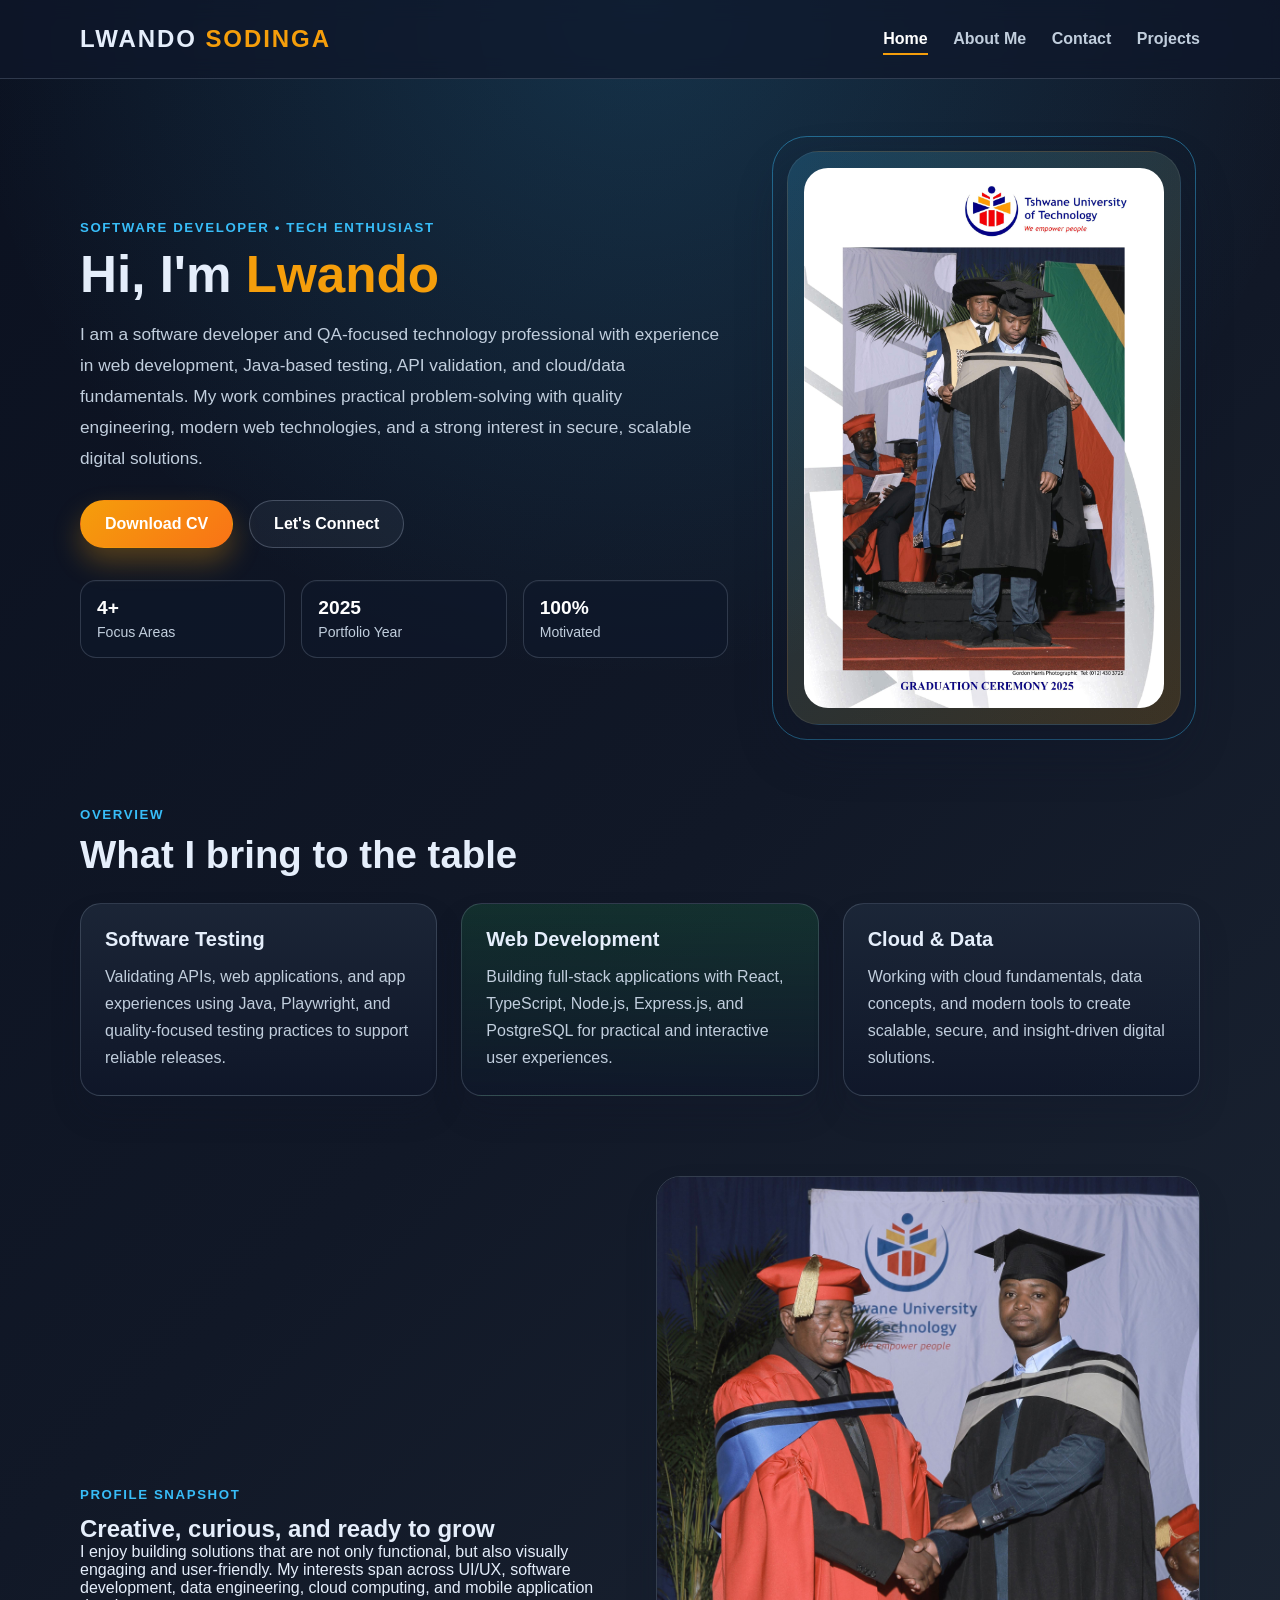
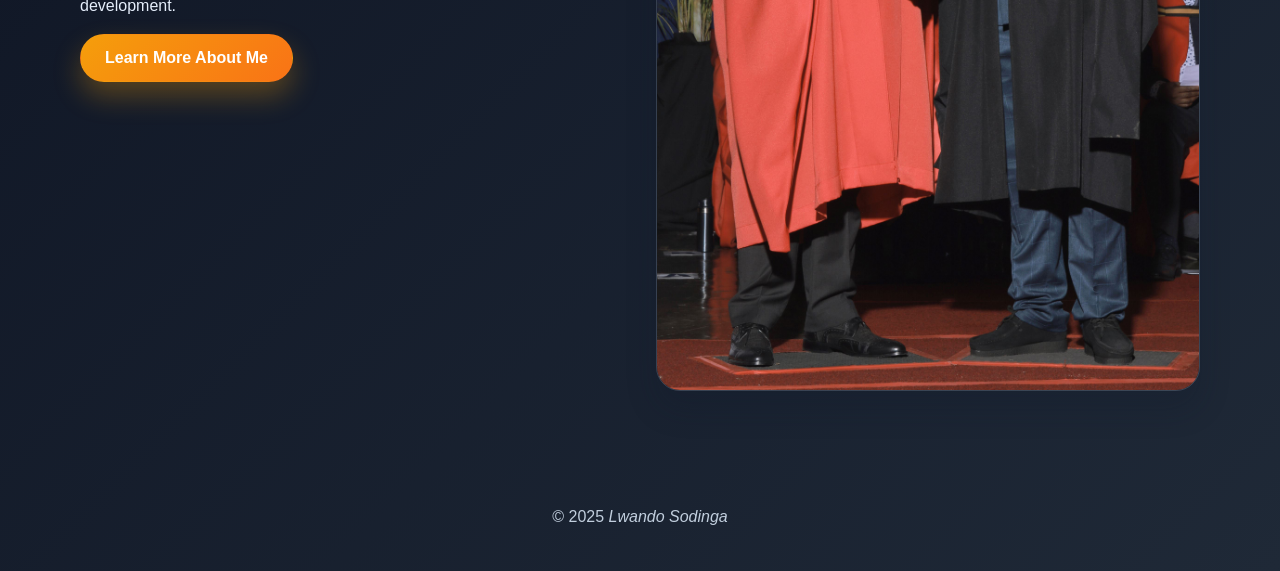
<file: index.htm>
<!DOCTYPE html>
<html lang="en">
<head>
    <meta charset="UTF-8">
    <meta name="viewport" content="width=device-width, initial-scale=1.0">
    <title>Lwando Sodinga | Portfolio</title>
    <link rel="stylesheet" href="style.css">
</head>
<body class="page-shell">
    <header class="site-header">
        <div class="container nav-wrap">
            <div class="brand">Lwando <span>Sodinga</span></div>
            <nav class="nav-bar">
                <a class="active" href="index.htm">Home</a>
                <a href="about.htm">About Me</a>
                <a href="contact.htm">Contact</a>
                <a href="projects.htm">Projects</a>
            </nav>
        </div>
    </header>

    <main class="page-main">
        <section class="hero">
            <div class="container hero-grid">
                <div class="hero-copy">
                    <p class="eyebrow">Software Developer • Tech Enthusiast</p>
                    <h1>Hi, I'm <span>Lwando</span></h1>
                    <p class="lead">
                        I am a software developer and QA-focused technology professional with experience in
                        web development, Java-based testing, API validation, and cloud/data fundamentals.
                        My work combines practical problem-solving with quality engineering, modern web
                        technologies, and a strong interest in secure, scalable digital solutions.
                    </p>
                    <div class="hero-actions">
                        <a class="primary-btn" href="asserts/docs/CV_Lwando-Sodinga.pdf" download="SodingaLwando-CV.pdf">Download CV</a>
                        <a class="secondary-btn" href="contact.htm">Let's Connect</a>
                    </div>
                    <ul class="mini-stats">
                        <li><strong>4+</strong><span>Focus Areas</span></li>
                        <li><strong>2025</strong><span>Portfolio Year</span></li>
                        <li><strong>100%</strong><span>Motivated</span></li>
                    </ul>
                </div>

                <div class="hero-visual">
                    <div class="image-frame">
                        <img src="asserts/images/lwandoBelt.jpg" alt="Lwando wearing a graduation belt">
                    </div>
                </div>
            </div>
        </section>

        <section class="highlights">
            <div class="container">
                <div class="section-heading">
                    <p class="eyebrow">Overview</p>
                    <h2>What I bring to the table</h2>
                </div>

                <div class="cards-grid">
                    <article class="info-card">
                        <h3>Software Testing</h3>
                        <p>
                            Validating APIs, web applications, and app experiences using Java, Playwright,
                            and quality-focused testing practices to support reliable releases.
                        </p>
                    </article>

                    <article class="info-card accent-card">
                        <h3>Web Development</h3>
                        <p>
                            Building full-stack applications with React, TypeScript, Node.js, Express.js,
                            and PostgreSQL for practical and interactive user experiences.
                        </p>
                    </article>

                    <article class="info-card">
                        <h3>Cloud & Data</h3>
                        <p>
                            Working with cloud fundamentals, data concepts, and modern tools to create
                            scalable, secure, and insight-driven digital solutions.
                        </p>
                    </article>
                </div>
            </div>
        </section>

        <section class="portfolio-preview">
            <div class="container split-layout">
                <div class="preview-copy">
                    <p class="eyebrow">Profile Snapshot</p>
                    <h2>Creative, curious, and ready to grow</h2>
                    <p>
                        I enjoy building solutions that are not only functional, but also visually
                        engaging and user-friendly. My interests span across UI/UX, software
                        development, data engineering, cloud computing, and mobile application
                        development.
                    </p>
                    <a class="primary-btn" href="about.htm">Learn More About Me</a>
                </div>

                <div class="gallery-stack">
                    <img src="asserts/images/lwandowithDrChueni.jpg" alt="Lwando with Dr Chueni">
                </div>
            </div>
        </section>
    </main>

    <footer class="site-footer">
        &copy; 2025 <i>Lwando Sodinga</i>
    </footer>
</body>
</html>
</file>
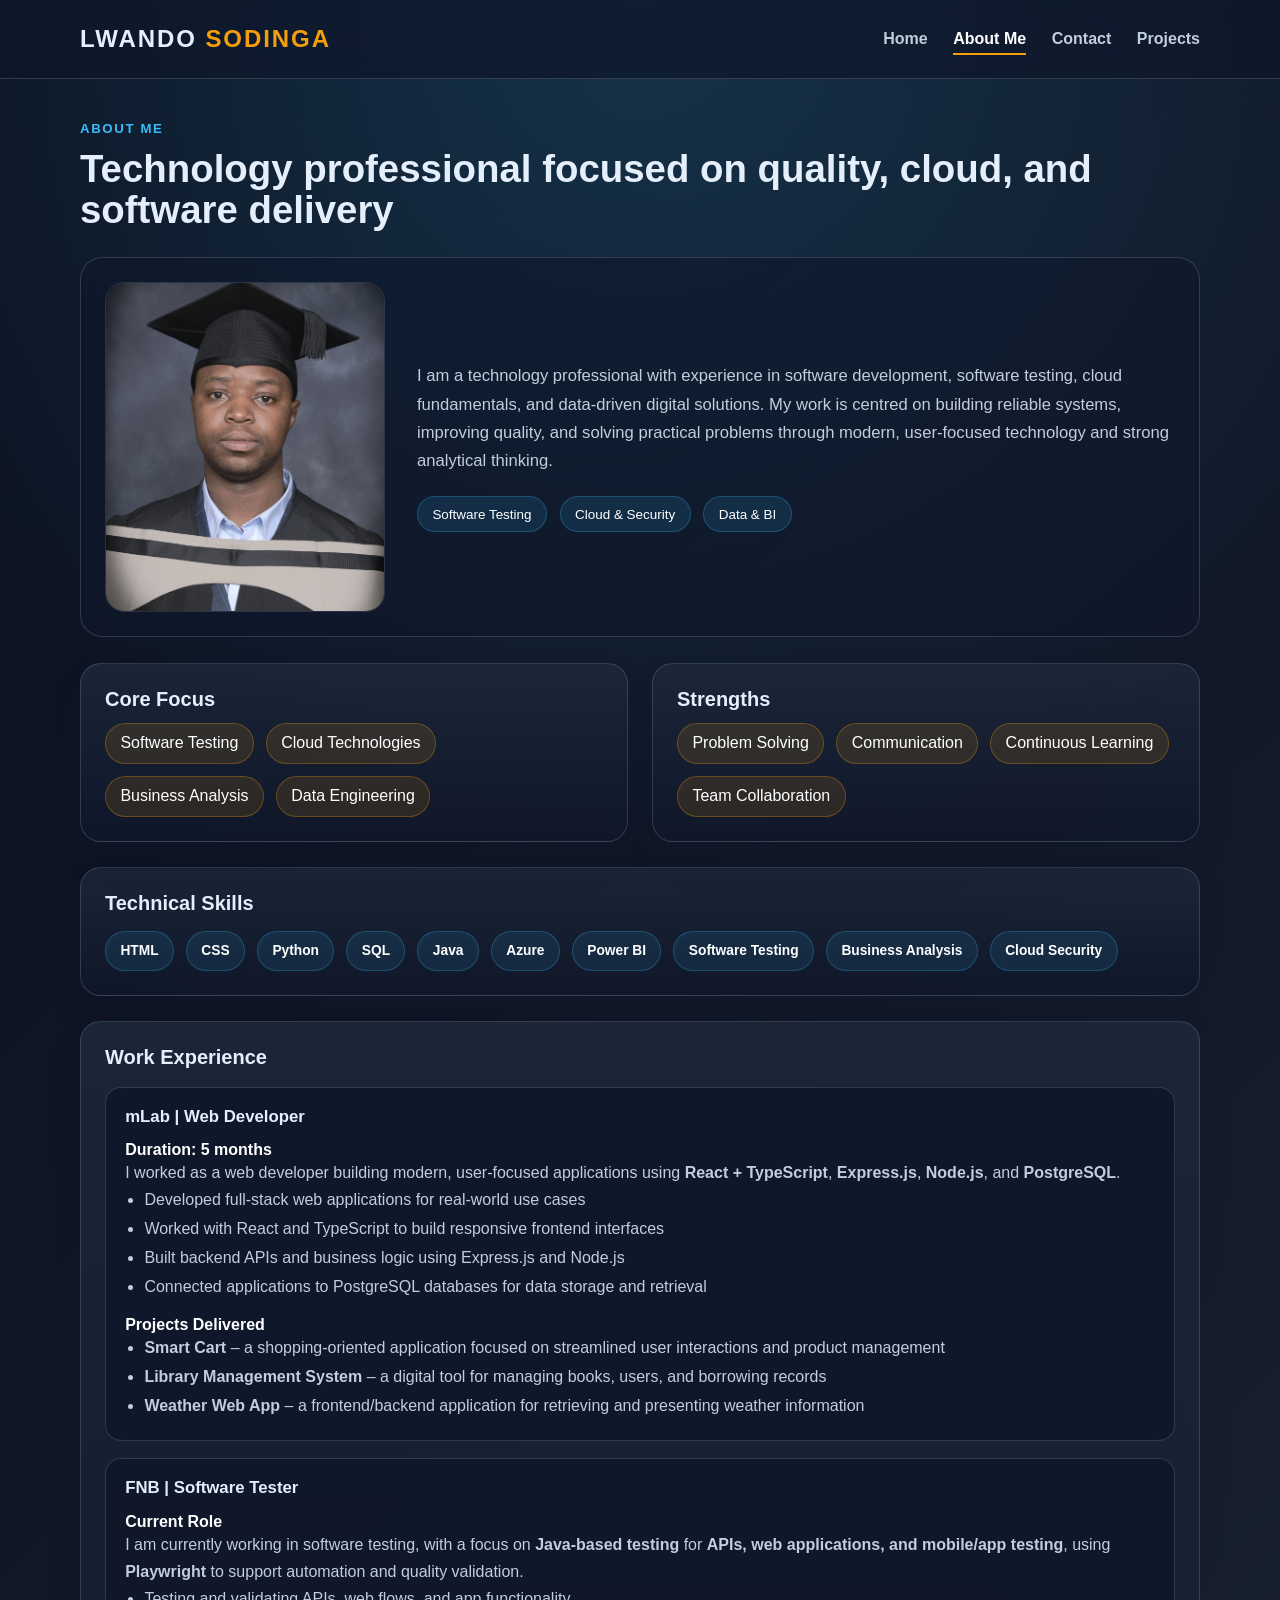
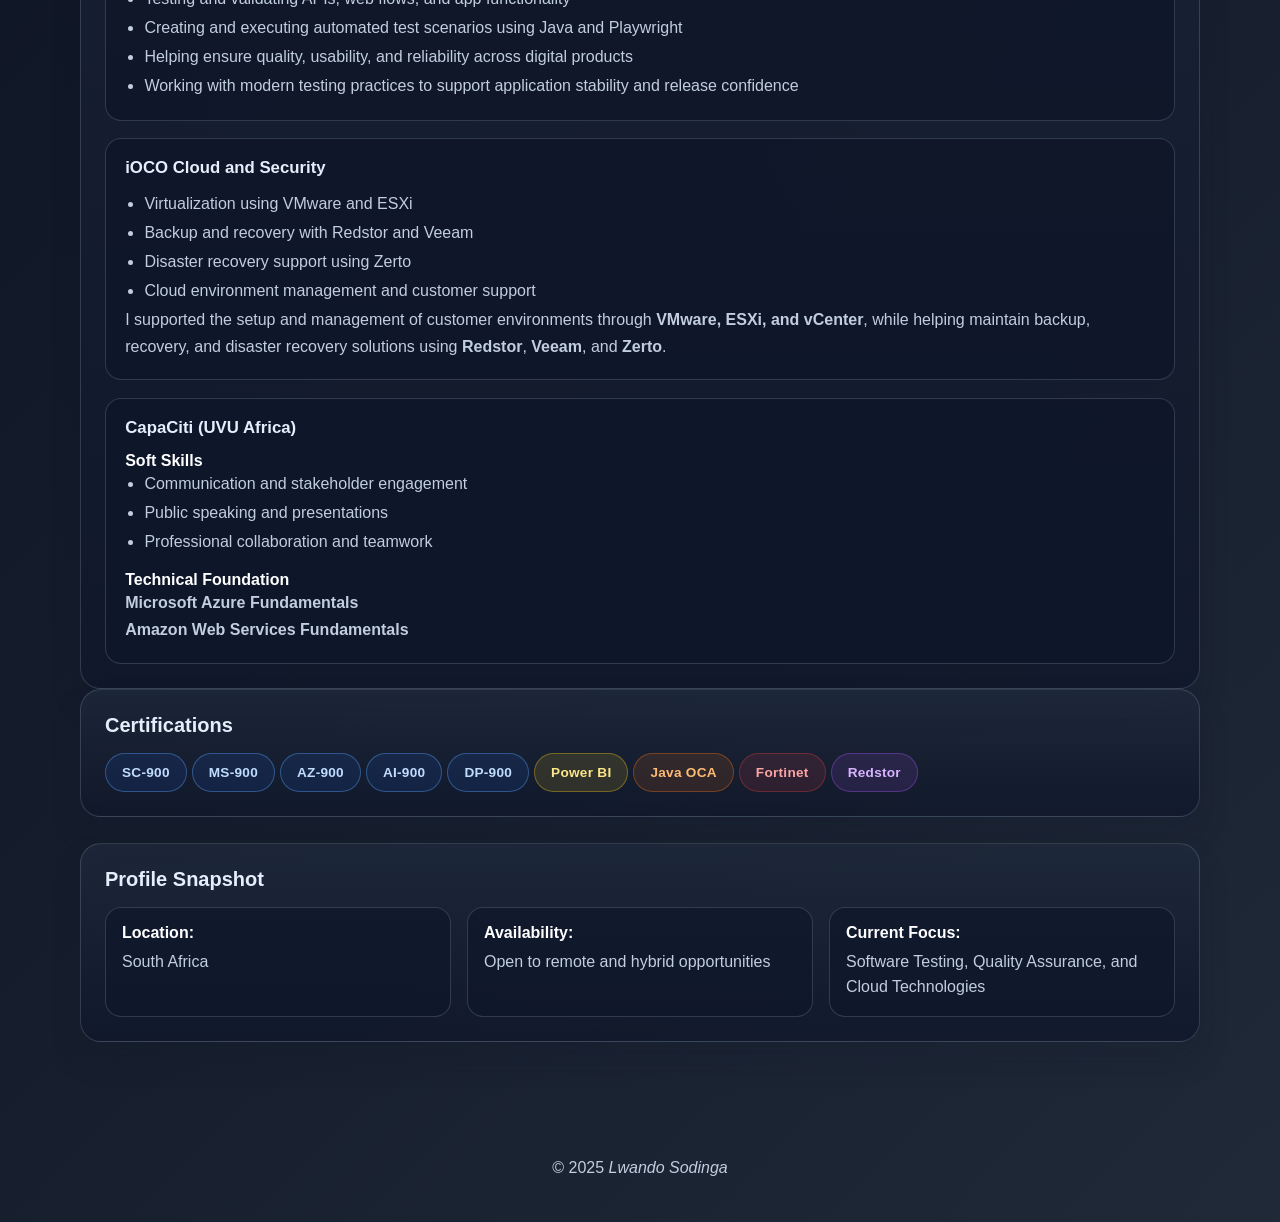
<file: about.htm>
<!DOCTYPE html>
<html lang="en">
<head>
    <meta charset="UTF-8">
    <meta name="viewport" content="width=device-width, initial-scale=1.0">
    <title>Lwando Sodinga | About</title>
    <link rel="stylesheet" href="style.css">
</head>
<body class="page-shell">
    <header class="site-header">
        <div class="container nav-wrap">
            <div class="brand">Lwando <span>Sodinga</span></div>
            <nav class="nav-bar">
                <a href="index.htm">Home</a>
                <a class="active" href="about.htm">About Me</a>
                <a href="contact.htm">Contact</a>
                <a href="projects.htm">Projects</a>
            </nav>
        </div>
    </header>

    <main class="page-main">
        <section class="page-section">
            <div class="container">
                <div class="section-heading">
                    <p class="eyebrow">About Me</p>
                    <h2>Technology professional focused on quality, cloud, and software delivery</h2>
                </div>

                <div class="about-intro">
                    <img src="asserts/images/lwando1.jpg" alt="Lwando Sodinga in a graduation portrait">
                    <div class="about-copy">
                        <p>
                            I am a technology professional with experience in software development, software testing,
                            cloud fundamentals, and data-driven digital solutions. My work is centred on building
                            reliable systems, improving quality, and solving practical problems through modern,
                            user-focused technology and strong analytical thinking.
                        </p>
                        <div class="info-pills">
                            <span>Software Testing</span>
                            <span>Cloud & Security</span>
                            <span>Data & BI</span>
                        </div>
                    </div>
                </div>

                <div class="two-column">
                    <article class="panel">
                        <h3>Core Focus</h3>
                        <ul class="tag-list">
                            <li>Software Testing</li>
                            <li>Cloud Technologies</li>
                            <li>Business Analysis</li>
                            <li>Data Engineering</li>
                        </ul>
                    </article>

                    <article class="panel">
                        <h3>Strengths</h3>
                        <ul class="tag-list">
                            <li>Problem Solving</li>
                            <li>Communication</li>
                            <li>Continuous Learning</li>
                            <li>Team Collaboration</li>
                        </ul>
                    </article>
                </div>

                <article class="panel skills-panel">
                    <h3>Technical Skills</h3>
                    <div class="skill-chips">
                        <span>HTML</span>
                        <span>CSS</span>
                        <span>Python</span>
                        <span>SQL</span>
                        <span>Java</span>
                        <span>Azure</span>
                        <span>Power BI</span>
                        <span>Software Testing</span>
                        <span>Business Analysis</span>
                        <span>Cloud Security</span>
                    </div>
                </article>

                <article class="panel">
                    <h3>Work Experience</h3>

                    <div class="experience-card">
                        <h4>mLab | Web Developer</h4>
                        <div class="experience-subtitle">Duration: 5 months</div>
                        <p>
                            I worked as a web developer building modern, user-focused applications using
                            <strong>React + TypeScript</strong>, <strong>Express.js</strong>,
                            <strong>Node.js</strong>, and <strong>PostgreSQL</strong>.
                        </p>
                        <ul>
                            <li>Developed full-stack web applications for real-world use cases</li>
                            <li>Worked with React and TypeScript to build responsive frontend interfaces</li>
                            <li>Built backend APIs and business logic using Express.js and Node.js</li>
                            <li>Connected applications to PostgreSQL databases for data storage and retrieval</li>
                        </ul>
                        <div class="experience-subtitle">Projects Delivered</div>
                        <ul>
                            <li><strong>Smart Cart</strong> – a shopping-oriented application focused on streamlined user interactions and product management</li>
                            <li><strong>Library Management System</strong> – a digital tool for managing books, users, and borrowing records</li>
                            <li><strong>Weather Web App</strong> – a frontend/backend application for retrieving and presenting weather information</li>
                        </ul>
                    </div>

                    <div class="experience-card">
                        <h4>FNB | Software Tester</h4>
                        <div class="experience-subtitle">Current Role</div>
                        <p>
                            I am currently working in software testing, with a focus on <strong>Java-based testing</strong>
                            for <strong>APIs, web applications, and mobile/app testing</strong>, using
                            <strong>Playwright</strong> to support automation and quality validation.
                        </p>
                        <ul>
                            <li>Testing and validating APIs, web flows, and app functionality</li>
                            <li>Creating and executing automated test scenarios using Java and Playwright</li>
                            <li>Helping ensure quality, usability, and reliability across digital products</li>
                            <li>Working with modern testing practices to support application stability and release confidence</li>
                        </ul>
                    </div>

                    <div class="experience-card">
                        <h4>iOCO Cloud and Security</h4>
                        <ul>
                            <li>Virtualization using VMware and ESXi</li>
                            <li>Backup and recovery with Redstor and Veeam</li>
                            <li>Disaster recovery support using Zerto</li>
                            <li>Cloud environment management and customer support</li>
                        </ul>
                        <p>
                            I supported the setup and management of customer environments through
                            <strong>VMware, ESXi, and vCenter</strong>, while helping maintain backup,
                            recovery, and disaster recovery solutions using <strong>Redstor</strong>,
                            <strong>Veeam</strong>, and <strong>Zerto</strong>.
                        </p>
                    </div>

                    <div class="experience-card">
                        <h4>CapaCiti (UVU Africa)</h4>
                        <div class="experience-subtitle">Soft Skills</div>
                        <ul>
                            <li>Communication and stakeholder engagement</li>
                            <li>Public speaking and presentations</li>
                            <li>Professional collaboration and teamwork</li>
                        </ul>
                        <div class="experience-subtitle">Technical Foundation</div>
                        <p>
                            <strong>Microsoft Azure Fundamentals</strong><br>
                            <strong>Amazon Web Services Fundamentals</strong>
                        </p>
                    </div>
                </article>

                <article class="panel">
                    <h3>Certifications</h3>
                    <div class="cert-grid">
                        <a class="cert-pill microsoft" href="https://learn.microsoft.com/en-us/users/lwandosodinga-1145/credentials/certification/security-compliance-and-identity-fundamentals?tab=credentials-tab" target="_blank" rel="noreferrer">SC-900</a>
                        <a class="cert-pill microsoft" href="https://learn.microsoft.com/en-us/users/lwandosodinga-0916/credentials/certification/microsoft-365-fundamentals?tab=credentials-tab" target="_blank" rel="noreferrer">MS-900</a>
                        <a class="cert-pill microsoft" href="https://learn.microsoft.com/en-za/users/lwandosodinga-1145/credentials/certification/azure-fundamentals?wt.mc_id=certnurture_eml14_email_wwl&source=docs&tab=credentials-tab" target="_blank" rel="noreferrer">AZ-900</a>
                        <a class="cert-pill microsoft" href="https://learn.microsoft.com/en-gb/users/lwandosodinga-1145/credentials/certification/azure-ai-fundamentals?wt.mc_id=certnurture_eml1_email_wwl&source=docs&tab=credentials-tab" target="_blank" rel="noreferrer">AI-900</a>
                        <a class="cert-pill microsoft" href="https://learn.microsoft.com/en-us/users/lwandosodinga-1145/credentials/certification/azure-data-fundamentals?tab=credentials-tab" target="_blank" rel="noreferrer">DP-900</a>
                        <a class="cert-pill powerbi" href="https://learn.microsoft.com/en-us/users/lwandosodinga-1145/credentials/certification/data-analyst-associate?tab=credentials-tab" target="_blank" rel="noreferrer">Power BI</a>
                        <a class="cert-pill java" href="https://catalog-education.oracle.com/pls/certview/sharebadge?id=DC6696C6A1645B46C80CB0E8C9EE74C87EF293BFB6AFCCA664554B2C0E582C11" target="_blank" rel="noreferrer">Java OCA</a>
                        <a class="cert-pill fortinet" href="https://www.credly.com/users/lwando-sodinga" target="_blank" rel="noreferrer">Fortinet</a>
                        <a class="cert-pill redstor" href="https://www.credly.com/users/lwando-sodinga" target="_blank" rel="noreferrer">Redstor</a>
                    </div>
                </article>

                <article class="panel privacy-panel">
                    <h3>Profile Snapshot</h3>
                    <div class="privacy-grid">
                        <div>
                            <strong>Location:</strong>
                            <p>South Africa</p>
                        </div>
                        <div>
                            <strong>Availability:</strong>
                            <p>Open to remote and hybrid opportunities</p>
                        </div>
                        <div>
                            <strong>Current Focus:</strong>
                            <p>Software Testing, Quality Assurance, and Cloud Technologies</p>
                        </div>
                    </div>
                </article>

            </div>
        </section>
    </main>

    <footer class="site-footer">
        &copy; 2025 <i>Lwando Sodinga</i>
    </footer>
</body>
</html>
</file>
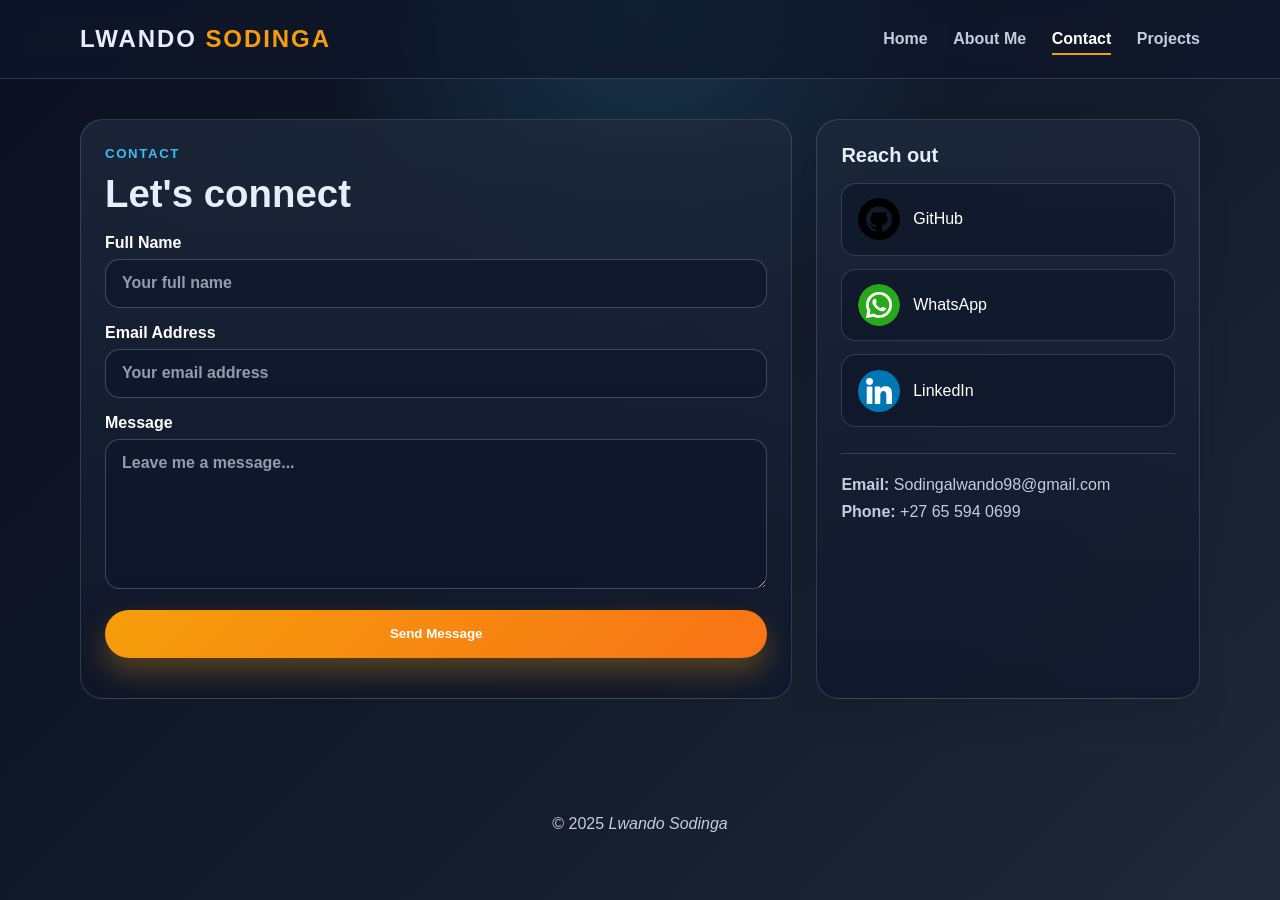
<file: contact.htm>
<!DOCTYPE html>
<html lang="en">
<head>
    <meta charset="UTF-8">
    <meta name="viewport" content="width=device-width, initial-scale=1.0">
    <title>Lwando Sodinga | Contact</title>
    <link rel="stylesheet" href="style.css">
</head>
<body class="page-shell">
    <header class="site-header">
        <div class="container nav-wrap">
            <div class="brand">Lwando <span>Sodinga</span></div>
            <nav class="nav-bar">
                <a href="index.htm">Home</a>
                <a href="about.htm">About Me</a>
                <a class="active" href="contact.htm">Contact</a>
                <a href="projects.htm">Projects</a>
            </nav>
        </div>
    </header>

    <main class="page-main">
        <section class="page-section">
            <div class="container contact-layout">
                <div class="contact-panel">
                    <div class="section-heading left-align">
                        <p class="eyebrow">Contact</p>
                        <h2>Let's connect</h2>
                    </div>

                    <form class="contact-form" action="https://formspree.io/f/xdkzwzar" method="POST">
                        <label>
                            <span>Full Name</span>
                            <input type="text" name="name" placeholder="Your full name" required>
                        </label>

                        <label>
                            <span>Email Address</span>
                            <input type="email" name="email" placeholder="Your email address" required>
                        </label>

                        <label>
                            <span>Message</span>
                            <textarea name="message" rows="6" placeholder="Leave me a message..." required></textarea>
                        </label>

                        <button type="submit" class="primary-btn submit-btn">Send Message</button>
                        <p id="form-status" class="form-status" aria-live="polite"></p>
                    </form>
                </div>

                <aside class="contact-sidebar panel">
                    <h3>Reach out</h3>
                    <div class="contact-links">
                        <a href="https://github.com/LwandoS30" target="_blank" rel="noreferrer">
                            <img src="asserts/icons/github.png" alt="GitHub">
                            <span>GitHub</span>
                        </a>
                        <a href="https://wa.me/27655940699" target="_blank" rel="noreferrer">
                            <img src="asserts/icons/whatsapp.png" alt="WhatsApp">
                            <span>WhatsApp</span>
                        </a>
                        <a href="https://www.linkedin.com/in/lwando-sodinga-3861832a2/" target="_blank" rel="noreferrer">
                            <img src="asserts/icons/linkedin.png" alt="LinkedIn">
                            <span>LinkedIn</span>
                        </a>
                    </div>

                    <div class="quick-contact">
                        <p><strong>Email:</strong> Sodingalwando98@gmail.com</p>
                        <p><strong>Phone:</strong> +27 65 594 0699</p>
                    </div>
                </aside>
            </div>
        </section>
    </main>

    <footer class="site-footer">
        &copy; 2025 <i>Lwando Sodinga</i>
    </footer>

    <script>
        const form = document.querySelector('.contact-form');
        const status = document.getElementById('form-status');

        if (form) {
            form.addEventListener('submit', function () {
                status.textContent = 'Thanks! Your message has been sent successfully.';
                status.style.color = '#28a745';
                status.style.display = 'block';
            });
        }
    </script>
</body>
</html>
</file>
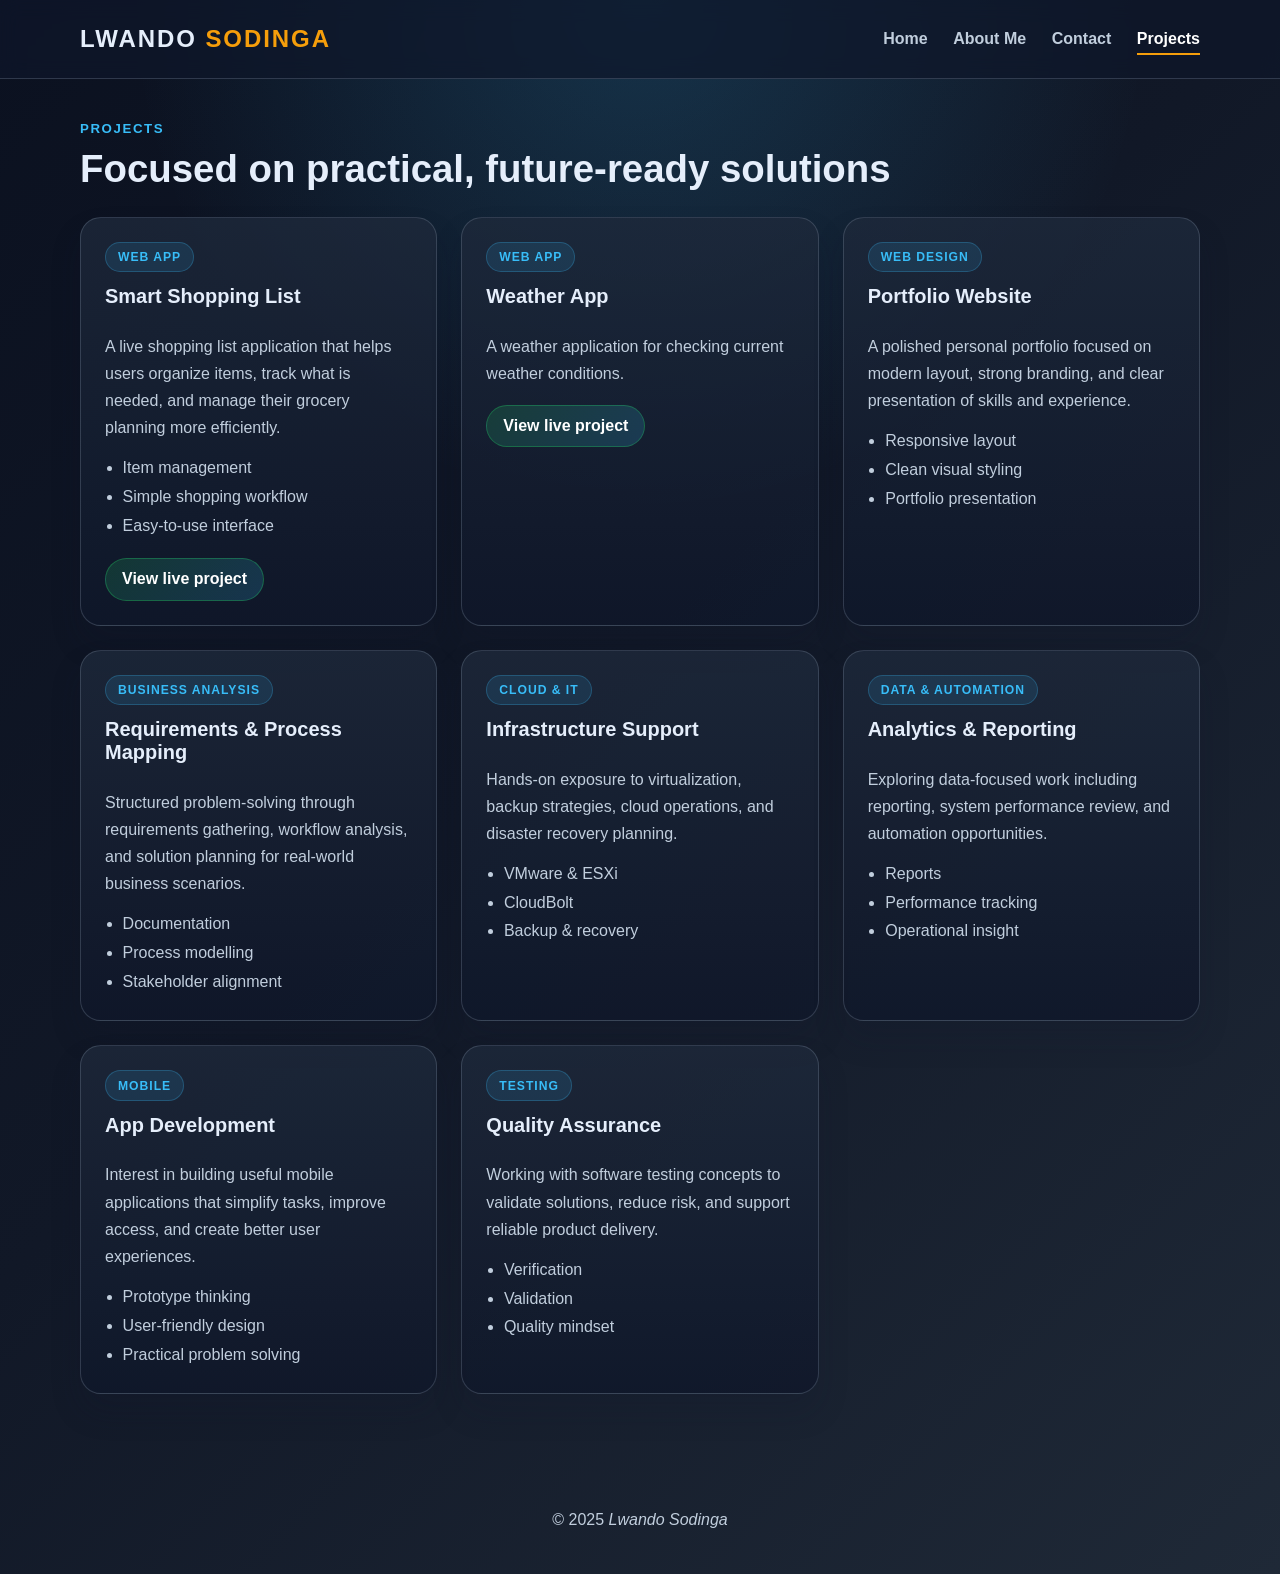
<file: projects.htm>
<!DOCTYPE html>
<html lang="en">
<head>
    <meta charset="UTF-8">
    <meta name="viewport" content="width=device-width, initial-scale=1.0">
    <title>Lwando Sodinga | Projects</title>
    <link rel="stylesheet" href="style.css">
</head>
<body class="page-shell">
    <header class="site-header">
        <div class="container nav-wrap">
            <div class="brand">Lwando <span>Sodinga</span></div>
            <nav class="nav-bar">
                <a href="index.htm">Home</a>
                <a href="about.htm">About Me</a>
                <a href="contact.htm">Contact</a>
                <a class="active" href="projects.htm">Projects</a>
            </nav>
        </div>
    </header>

    <main class="page-main">
        <section class="page-section">
            <div class="container">
                <div class="section-heading">
                    <p class="eyebrow">Projects</p>
                    <h2>Focused on practical, future-ready solutions</h2>
                </div>

                <div class="project-grid">
                    <article class="project-card">
                        <span class="project-tag">Web App</span>
                        <h3>Smart Shopping List</h3>
                        <p>
                            A live shopping list application that helps users organize items, track
                            what is needed, and manage their grocery planning more efficiently.
                        </p>
                        <ul>
                            <li>Item management</li>
                            <li>Simple shopping workflow</li>
                            <li>Easy-to-use interface</li>
                        </ul>
                        <a class="project-link" href="https://smart-shopping-list-h0ph.onrender.com/" target="_blank" rel="noreferrer">View live project</a>
                    </article>

                    <article class="project-card">
                        <span class="project-tag">Web App</span>
                        <h3>Weather App</h3>
                        <p>
                            A weather application for checking current weather conditions.
                        </p>
                        <a class="project-link" href="https://weather-news-app-main.onrender.com/" target="_blank" rel="noreferrer">View live project</a>
                    </article>

                    <article class="project-card">
                        <span class="project-tag">Web Design</span>
                        <h3>Portfolio Website</h3>
                        <p>
                            A polished personal portfolio focused on modern layout, strong branding,
                            and clear presentation of skills and experience.
                        </p>
                        <ul>
                            <li>Responsive layout</li>
                            <li>Clean visual styling</li>
                            <li>Portfolio presentation</li>
                        </ul>
                    </article>

                    <article class="project-card">
                        <span class="project-tag">Business Analysis</span>
                        <h3>Requirements & Process Mapping</h3>
                        <p>
                            Structured problem-solving through requirements gathering, workflow analysis,
                            and solution planning for real-world business scenarios.
                        </p>
                        <ul>
                            <li>Documentation</li>
                            <li>Process modelling</li>
                            <li>Stakeholder alignment</li>
                        </ul>
                    </article>

                    <article class="project-card">
                        <span class="project-tag">Cloud & IT</span>
                        <h3>Infrastructure Support</h3>
                        <p>
                            Hands-on exposure to virtualization, backup strategies, cloud operations,
                            and disaster recovery planning.
                        </p>
                        <ul>
                            <li>VMware & ESXi</li>
                            <li>CloudBolt</li>
                            <li>Backup & recovery</li>
                        </ul>
                    </article>

                    <article class="project-card">
                        <span class="project-tag">Data & Automation</span>
                        <h3>Analytics & Reporting</h3>
                        <p>
                            Exploring data-focused work including reporting, system performance review,
                            and automation opportunities.
                        </p>
                        <ul>
                            <li>Reports</li>
                            <li>Performance tracking</li>
                            <li>Operational insight</li>
                        </ul>
                    </article>

                    <article class="project-card">
                        <span class="project-tag">Mobile</span>
                        <h3>App Development</h3>
                        <p>
                            Interest in building useful mobile applications that simplify tasks,
                            improve access, and create better user experiences.
                        </p>
                        <ul>
                            <li>Prototype thinking</li>
                            <li>User-friendly design</li>
                            <li>Practical problem solving</li>
                        </ul>
                    </article>

                    <article class="project-card">
                        <span class="project-tag">Testing</span>
                        <h3>Quality Assurance</h3>
                        <p>
                            Working with software testing concepts to validate solutions, reduce risk,
                            and support reliable product delivery.
                        </p>
                        <ul>
                            <li>Verification</li>
                            <li>Validation</li>
                            <li>Quality mindset</li>
                        </ul>
                    </article>
                </div>
            </div>
        </section>
    </main>

    <footer class="site-footer">
        &copy; 2025 <i>Lwando Sodinga</i>
    </footer>
</body>
</html>
</file>
<file: style.css>
:root {
    --bg-dark: #0f172a;
    --bg-soft: #111827;
    --panel: rgba(17, 24, 39, 0.88);
    --panel-2: rgba(30, 41, 59, 0.85);
    --accent: #f59e0b;
    --accent-2: #22c55e;
    --accent-3: #38bdf8;
    --text: #e5eefb;
    --muted: #c1cedd;
    --border: rgba(148, 163, 184, 0.25);
    --white: #ffffff;
}

* {
    box-sizing: border-box;
    margin: 0;
    padding: 0;
}

html {
    scroll-behavior: smooth;
}

body {
    font-family: Arial, Helvetica, sans-serif;
    background:
        radial-gradient(circle at top, rgba(56, 189, 248, 0.18), transparent 30%),
        linear-gradient(135deg, #0b1120 0%, #111827 45%, #1f2937 100%);
    color: var(--text);
    min-height: 100vh;
}

img {
    max-width: 100%;
    display: block;
}

a {
    text-decoration: none;
}

ul {
    list-style: none;
}

.container {
    width: min(1120px, 92%);
    margin: 0 auto;
}

.page-shell {
    min-height: 100vh;
}

.site-header {
    position: sticky;
    top: 0;
    backdrop-filter: blur(10px);
    background: rgba(15, 23, 42, 0.72);
    border-bottom: 1px solid var(--border);
    z-index: 10;
}

.nav-wrap {
    display: flex;
    justify-content: space-between;
    align-items: center;
    min-height: 78px;
}

.brand {
    font-size: 1.5rem;
    font-weight: 700;
    letter-spacing: 0.08em;
    text-transform: uppercase;
}

.brand span {
    color: var(--accent);
}

.nav-bar {
    display: flex;
    align-items: center;
    gap: 1.6rem;
    flex-wrap: wrap;
}

.nav-bar a {
    color: var(--muted);
    font-weight: 600;
    transition: color 0.3s ease;
    position: relative;
}

.nav-bar a::after {
    content: "";
    position: absolute;
    left: 0;
    bottom: -0.45rem;
    width: 100%;
    height: 2px;
    background: var(--accent);
    transform: scaleX(0);
    transform-origin: left;
    transition: transform 0.3s ease;
}

.nav-bar a:hover,
.nav-bar a.active {
    color: var(--white);
}

.nav-bar a:hover::after,
.nav-bar a.active::after {
    transform: scaleX(1);
}

.page-main {
    padding-bottom: 3rem;
}

.hero {
    padding: 4.5rem 0 2.5rem;
}

.hero-grid {
    display: grid;
    grid-template-columns: 1.2fr 0.8fr;
    align-items: center;
    gap: 2.5rem;
}

.eyebrow {
    display: inline-block;
    font-size: 0.83rem;
    font-weight: 700;
    letter-spacing: 0.12em;
    text-transform: uppercase;
    color: var(--accent-3);
    margin-bottom: 0.8rem;
}

.hero h1,
.section-heading h2 {
    font-size: clamp(2.3rem, 4vw, 4rem);
    line-height: 1.06;
    margin-bottom: 1rem;
}

.hero h1 span {
    color: var(--accent);
}

.lead {
    max-width: 640px;
    font-size: 1.08rem;
    line-height: 1.8;
    color: var(--muted);
}

.hero-actions {
    margin-top: 1.6rem;
    display: flex;
    gap: 1rem;
    flex-wrap: wrap;
}

.primary-btn,
.secondary-btn {
    display: inline-flex;
    align-items: center;
    justify-content: center;
    min-height: 48px;
    padding: 0.85rem 1.5rem;
    border-radius: 999px;
    font-weight: 700;
    border: 1px solid transparent;
    transition: transform 0.25s ease, box-shadow 0.25s ease, border-color 0.25s ease;
}

.primary-btn {
    background: linear-gradient(135deg, var(--accent) 0%, #f97316 100%);
    color: var(--white);
    box-shadow: 0 14px 28px rgba(245, 158, 11, 0.3);
}

.secondary-btn {
    background: rgba(148, 163, 184, 0.08);
    border-color: rgba(148, 163, 184, 0.35);
    color: var(--white);
}

.primary-btn:hover,
.secondary-btn:hover,
.submit-btn:hover {
    transform: translateY(-2px);
}

.mini-stats {
    margin-top: 2rem;
    display: grid;
    grid-template-columns: repeat(3, minmax(110px, 1fr));
    gap: 1rem;
}

.mini-stats li {
    padding: 1rem;
    border-radius: 1rem;
    background: rgba(15, 23, 42, 0.65);
    border: 1px solid var(--border);
    box-shadow: inset 0 1px 0 rgba(255, 255, 255, 0.03);
}

.mini-stats strong {
    display: block;
    font-size: 1.2rem;
    margin-bottom: 0.25rem;
    color: var(--white);
}

.mini-stats span {
    color: var(--muted);
    font-size: 0.88rem;
}

.hero-visual {
    display: flex;
    justify-content: center;
}

.image-frame {
    position: relative;
    padding: 1rem;
    border-radius: 2rem;
    background: linear-gradient(135deg, rgba(56, 189, 248, 0.18), rgba(245, 158, 11, 0.18));
    border: 1px solid rgba(255, 255, 255, 0.08);
    box-shadow: 0 1.5rem 3rem rgba(15, 23, 42, 0.45);
}

.image-frame::before {
    content: "";
    position: absolute;
    inset: -1rem;
    border-radius: 2.2rem;
    border: 1px solid rgba(56, 189, 248, 0.45);
    z-index: -1;
}

.image-frame img {
    width: min(100%, 460px);
    height: 540px;
    object-fit: cover;
    border-radius: 1.5rem;
}

.highlights,
.portfolio-preview,
.page-section {
    padding: 2.5rem 0;
}

.section-heading {
    margin-bottom: 1.7rem;
}

.section-heading h2 {
    font-size: clamp(1.8rem, 3vw, 2.8rem);
    margin-bottom: 0;
}

.left-align {
    margin-bottom: 1.2rem;
}

.cards-grid,
.project-grid {
    display: grid;
    grid-template-columns: repeat(3, minmax(0, 1fr));
    gap: 1.5rem;
}

.info-card,
.project-card,
.panel {
    background: linear-gradient(180deg, rgba(30, 41, 59, 0.8), rgba(15, 23, 42, 0.8));
    border: 1px solid var(--border);
    border-radius: 1.3rem;
    padding: 1.5rem;
    box-shadow: 0 18px 30px rgba(15, 23, 42, 0.18);
}

.info-card h3,
.project-card h3,
.panel h3 {
    margin-bottom: 0.75rem;
    font-size: 1.25rem;
}

.info-card p,
.project-card p,
.about-copy p,
.contact-sidebar p,
.experience-card p,
.certificates p,
.address-block p {
    color: var(--muted);
    line-height: 1.7;
}

.accent-card {
    background: linear-gradient(180deg, rgba(34, 197, 94, 0.14), rgba(15, 23, 42, 0.8));
}

.split-layout {
    display: grid;
    grid-template-columns: 1fr 1fr;
    align-items: center;
    gap: 2rem;
}

.preview-copy {
    padding-right: 1rem;
}

.preview-copy .primary-btn {
    margin-top: 1.2rem;
}

.gallery-stack img {
    width: 100%;
    min-height: 420px;
    object-fit: cover;
    border-radius: 1.5rem;
    border: 1px solid var(--border);
    box-shadow: 0 18px 30px rgba(15, 23, 42, 0.24);
}

.about-intro {
    display: grid;
    grid-template-columns: 280px 1fr;
    gap: 2rem;
    align-items: center;
    background: rgba(15, 23, 42, 0.62);
    border: 1px solid var(--border);
    border-radius: 1.4rem;
    padding: 1.5rem;
    margin-bottom: 1.6rem;
}

.about-intro img {
    width: 100%;
    height: 330px;
    object-fit: cover;
    border-radius: 1.2rem;
    border: 1px solid rgba(255, 255, 255, 0.12);
}

.about-copy p {
    font-size: 1.04rem;
}

.info-pills {
    display: flex;
    gap: 0.8rem;
    flex-wrap: wrap;
    margin-top: 1.3rem;
}

.info-pills span {
    padding: 0.6rem 0.9rem;
    border-radius: 999px;
    background: rgba(56, 189, 248, 0.12);
    color: var(--white);
    border: 1px solid rgba(56, 189, 248, 0.25);
    font-size: 0.84rem;
}

.two-column {
    display: grid;
    grid-template-columns: repeat(2, minmax(0, 1fr));
    gap: 1.5rem;
    margin-bottom: 1.6rem;
}

.tag-list {
    display: flex;
    flex-wrap: wrap;
    gap: 0.75rem;
    margin-top: 0.5rem;
}

.tag-list li {
    padding: 0.65rem 0.9rem;
    border-radius: 999px;
    background: rgba(245, 158, 11, 0.12);
    color: var(--white);
    border: 1px solid rgba(245, 158, 11, 0.3);
}

.skills-panel {
    margin-bottom: 1.6rem;
}

.skill-chips {
    display: flex;
    flex-wrap: wrap;
    gap: 0.75rem;
    margin-top: 1rem;
}

.skill-chips span {
    padding: 0.7rem 0.9rem;
    border-radius: 999px;
    background: rgba(56, 189, 248, 0.1);
    border: 1px solid rgba(56, 189, 248, 0.25);
    color: var(--white);
    font-size: 0.86rem;
    font-weight: 600;
}

.cert-grid {
    display: flex;
    flex-wrap: wrap;
    gap: 5px;
    margin-top: 1rem;
}

.cert-pill {
    display: inline-flex;
    align-items: center;
    justify-content: center;
    padding: 0.7rem 1rem;
    border-radius: 999px;
    font-weight: 700;
    font-size: 0.85rem;
    letter-spacing: 0.02em;
    border: 1px solid var(--border);
    text-decoration: none;
    color: inherit;
    transition: transform 0.2s ease, box-shadow 0.2s ease;
}

.privacy-panel {
    margin-top: 1.6rem;
}

.privacy-grid {
    display: grid;
    grid-template-columns: repeat(3, minmax(0, 1fr));
    gap: 1rem;
    margin-top: 1rem;
}

.privacy-grid div {
    background: rgba(15, 23, 42, 0.7);
    border: 1px solid var(--border);
    border-radius: 1rem;
    padding: 1rem;
}

.privacy-grid strong {
    display: block;
    color: var(--white);
    margin-bottom: 0.45rem;
}

.privacy-grid p {
    color: var(--muted);
    line-height: 1.6;
}

.cert-pill:hover {
    transform: translateY(-2px);
    box-shadow: 0 10px 18px rgba(15, 23, 42, 0.15);
}

.microsoft {
    background: rgba(37, 99, 235, 0.12);
    color: #bfdbfe;
    border-color: rgba(96, 165, 250, 0.38);
}

.powerbi {
    background: rgba(250, 204, 21, 0.12);
    color: #fde68a;
    border-color: rgba(250, 204, 21, 0.35);
}

.java {
    background: rgba(249, 115, 22, 0.12);
    color: #fdba74;
    border-color: rgba(249, 115, 22, 0.35);
}

.fortinet {
    background: rgba(239, 68, 68, 0.12);
    color: #fca5a5;
    border-color: rgba(239, 68, 68, 0.3);
}

.redstor {
    background: rgba(168, 85, 247, 0.12);
    color: #d8b4fe;
    border-color: rgba(168, 85, 247, 0.35);
}

.experience-card {
    background: rgba(15, 23, 42, 0.9);
    border: 1px solid var(--border);
    border-radius: 1rem;
    padding: 1.2rem;
    margin-top: 1.1rem;
}

.experience-card h4 {
    margin-bottom: 0.75rem;
    font-size: 1.05rem;
}

.experience-card ul {
    list-style: disc;
    padding-left: 1.2rem;
    color: var(--muted);
    line-height: 1.8;
}

.experience-subtitle {
    margin-top: 0.9rem;
    color: var(--white);
    font-weight: 700;
}

.certificates {
    display: flex;
    flex-wrap: wrap;
    align-items: center;
    gap: 0.75rem;
    margin-top: 0.8rem;
}

.certificates p {
    display: flex;
    align-items: center;
    gap: 0.55rem;
}

.certificates img {
    width: 26px;
    height: 26px;
    border-radius: 0.5rem;
}

.location-panel {
    margin-top: 1.6rem;
}

.location-grid {
    display: grid;
    grid-template-columns: 0.7fr 1.3fr;
    gap: 1.4rem;
    align-items: center;
}

.map-frame iframe {
    width: 100%;
    height: 250px;
    border: 0;
    border-radius: 1rem;
}

.project-grid {
    grid-template-columns: repeat(3, minmax(0, 1fr));
}

.project-card {
    display: flex;
    flex-direction: column;
    gap: 0.8rem;
}

.project-tag {
    display: inline-flex;
    align-self: flex-start;
    padding: 0.45rem 0.75rem;
    border-radius: 999px;
    background: rgba(56, 189, 248, 0.12);
    color: var(--accent-3);
    border: 1px solid rgba(56, 189, 248, 0.25);
    font-size: 0.76rem;
    font-weight: 700;
    text-transform: uppercase;
    letter-spacing: 0.08em;
}

.project-link {
    display: inline-flex;
    align-self: flex-start;
    margin-top: 0.3rem;
    padding: 0.7rem 1rem;
    border-radius: 999px;
    background: linear-gradient(135deg, rgba(34, 197, 94, 0.18), rgba(56, 189, 248, 0.18));
    color: var(--white);
    border: 1px solid rgba(34, 197, 94, 0.35);
    font-weight: 700;
    transition: transform 0.2s ease, border-color 0.2s ease;
}

.project-link:hover {
    transform: translateY(-1px);
    border-color: rgba(34, 197, 94, 0.65);
}

.project-card ul {
    list-style: disc;
    padding-left: 1.1rem;
    color: var(--muted);
    line-height: 1.8;
}

.contact-layout {
    display: grid;
    grid-template-columns: 1.3fr 0.7fr;
    gap: 1.5rem;
}

.contact-panel,
.contact-sidebar {
    background: linear-gradient(180deg, rgba(30, 41, 59, 0.8), rgba(15, 23, 42, 0.8));
    border: 1px solid var(--border);
    border-radius: 1.4rem;
    padding: 1.5rem;
}

.contact-form {
    display: flex;
    flex-direction: column;
    gap: 1rem;
    margin-top: 1rem;
}

.contact-form label {
    display: flex;
    flex-direction: column;
    gap: 0.45rem;
    color: var(--white);
    font-weight: 600;
}

.contact-form input,
.contact-form textarea {
    width: 100%;
    padding: 0.9rem 1rem;
    border-radius: 0.9rem;
    border: 1px solid rgba(148, 163, 184, 0.35);
    background: rgba(15, 23, 42, 0.72);
    color: var(--white);
    font: inherit;
}

.contact-form input::placeholder,
.contact-form textarea::placeholder {
    color: rgba(203, 213, 225, 0.7);
}

.contact-form textarea {
    resize: vertical;
    min-height: 150px;
}

.submit-btn {
    width: auto;
    margin-top: 0.3rem;
    border: none;
    cursor: pointer;
}

.contact-sidebar h3 {
    margin-bottom: 1rem;
}

.contact-links {
    display: flex;
    flex-direction: column;
    gap: 0.8rem;
}

.contact-links a {
    display: flex;
    align-items: center;
    gap: 0.8rem;
    padding: 0.9rem 1rem;
    border-radius: 0.9rem;
    background: rgba(15, 23, 42, 0.7);
    border: 1px solid var(--border);
    color: var(--white);
    transition: border-color 0.2s ease, transform 0.2s ease;
}

.contact-links a:hover {
    border-color: rgba(56, 189, 248, 0.55);
    transform: translateX(4px);
}

.contact-links img {
    width: 42px;
    height: 42px;
    border-radius: 50%;
    object-fit: cover;
}

.quick-contact {
    margin-top: 1.6rem;
    padding-top: 1.1rem;
    border-top: 1px solid var(--border);
    line-height: 1.8;
}

.site-footer {
    text-align: center;
    padding: 1.8rem 1rem 2.8rem;
    color: var(--muted);
}

@media (max-width: 920px) {
    .hero-grid,
    .split-layout,
    .contact-layout,
    .cards-grid,
    .project-grid,
    .two-column,
    .about-intro,
    .location-grid {
        grid-template-columns: 1fr;
    }

    .nav-wrap {
        flex-direction: column;
        justify-content: center;
        gap: 1rem;
        padding: 1rem 0;
    }

    .nav-bar {
        justify-content: center;
    }

    .image-frame img {
        height: auto;
    }
}

@media (max-width: 600px) {
    .hero {
        padding-top: 3rem;
    }

    .mini-stats {
        grid-template-columns: 1fr;
    }

    .nav-bar {
        gap: 0.9rem;
    }

    .nav-bar a {
        font-size: 0.94rem;
    }

    .brand {
        font-size: 1.2rem;
    }
}
</file>
